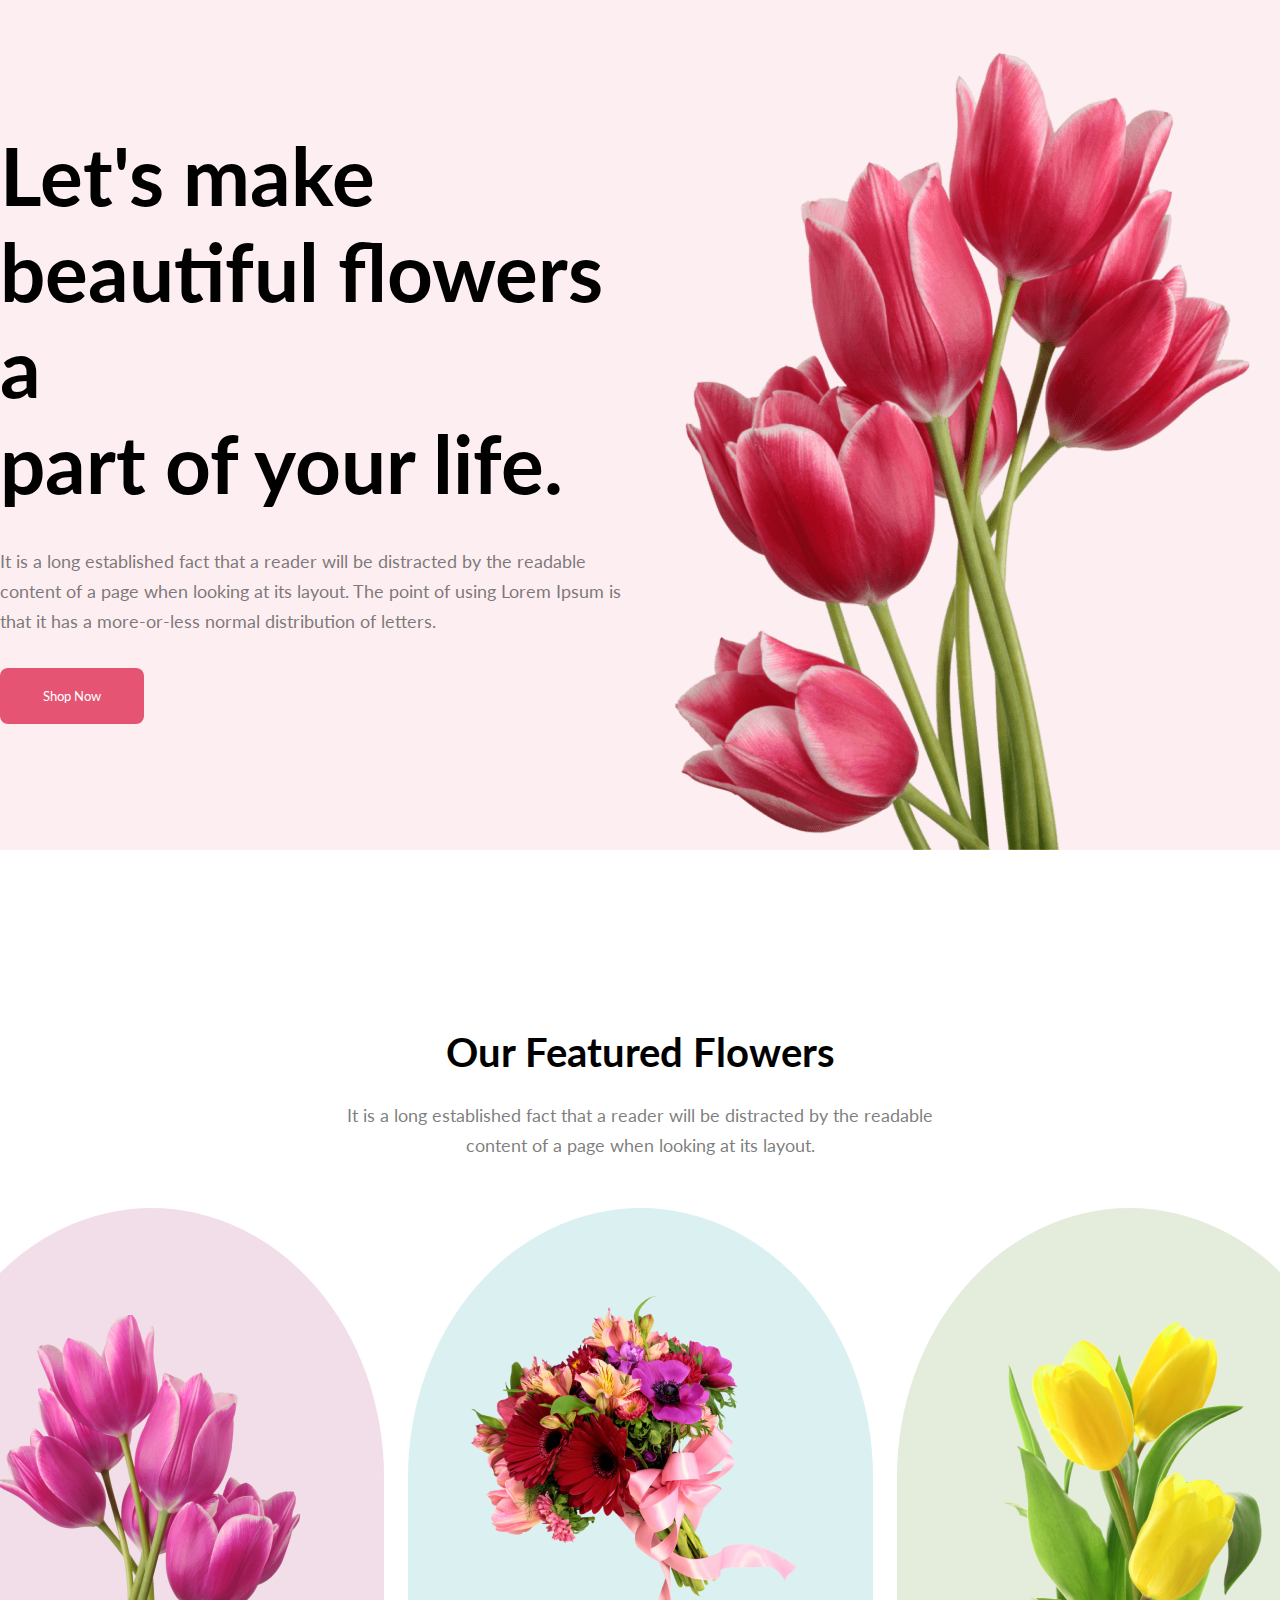
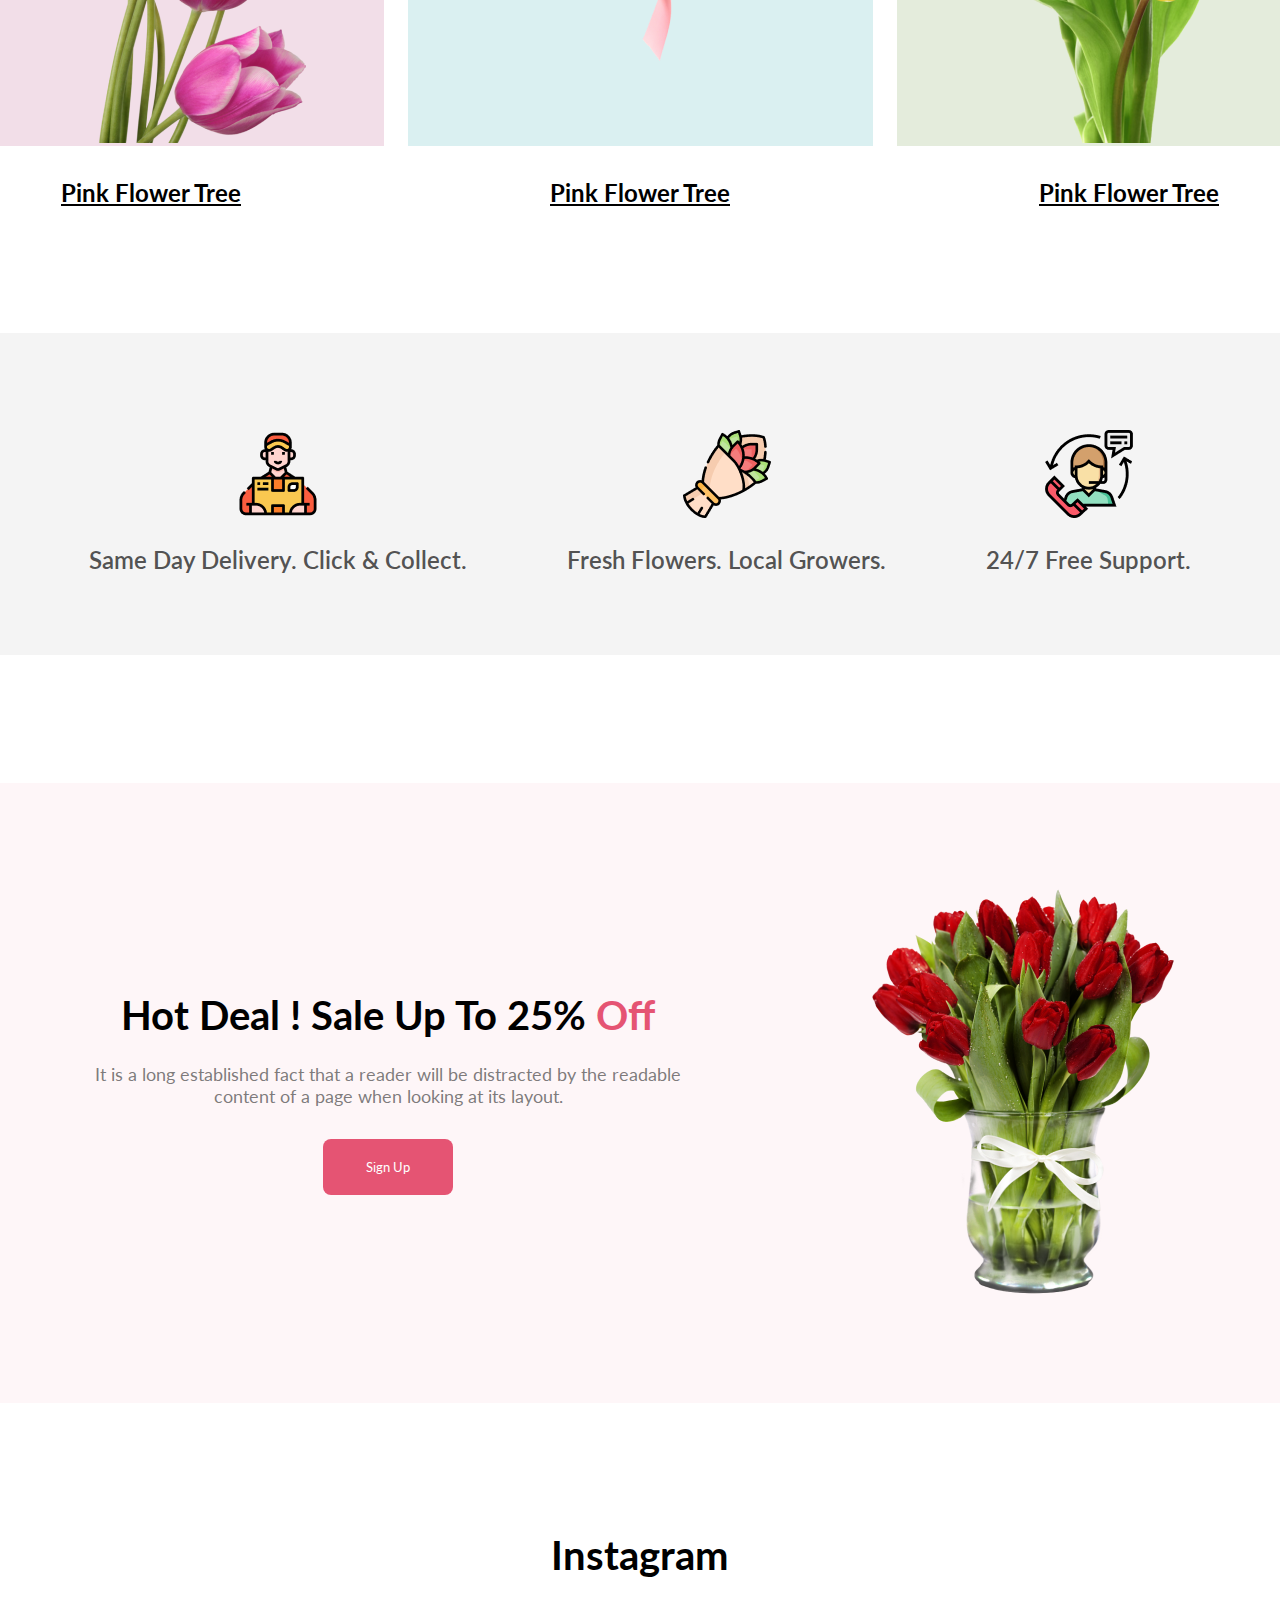
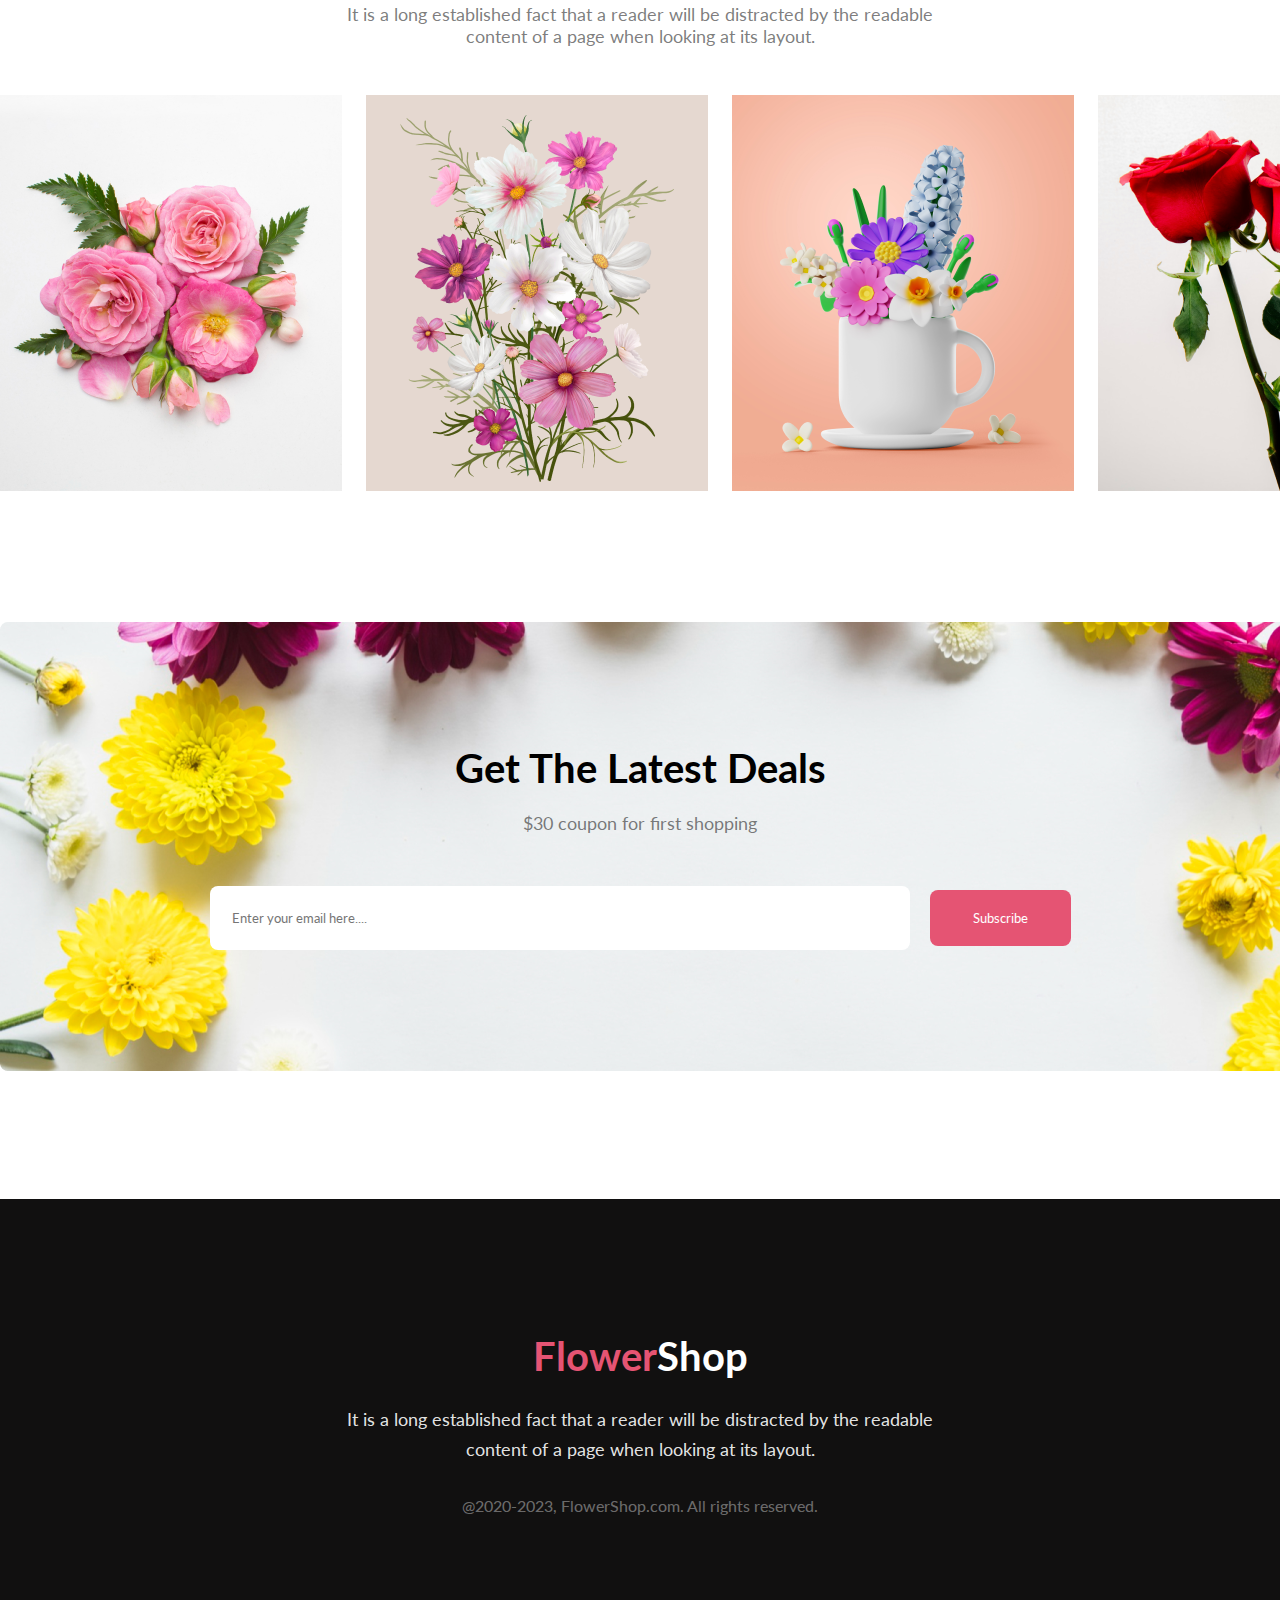
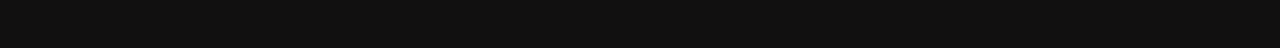
<file: index.html>
<!DOCTYPE html>
<html lang="en">
  <head>
    <meta charset="UTF-8" />
    <meta name="viewport" content="width=device-width, initial-scale=1.0" />
    <title>FlowerShop</title>
    <link rel="preconnect" href="https://fonts.googleapis.com" />
    <link rel="preconnect" href="https://fonts.gstatic.com" crossorigin />
    <link
      href="https://fonts.googleapis.com/css2?family=Lato:ital,wght@0,100;0,300;0,400;0,700;0,900;1,100;1,300;1,400;1,700;1,900&family=Sora:wght@100..800&display=swap"
      rel="stylesheet"
    />

    <link rel="stylesheet" href="style.css" />
  </head>
  <body>
    <header>
      <section class="header-container container">
        <div class="header-content">
          <h1>
            Let's make <br />
            beautiful flowers a <br />
            part of your life.
          </h1>
          <p>
            It is a long established fact that a reader will be distracted by
            the readable <br />
            content of a page when looking at its layout. The point of using
            Lorem Ipsum is <br />
            that it has a more-or-less normal distribution of letters.
          </p>
          <div class="header-button">
            <button class="btn">Shop Now</button>
          </div>
        </div>
        <img class="header-image" src="./Asset/pngwing 10.png" alt="" />
      </section>
    </header>

    <main>
      <section class="flower-section container">
        <div class="flowers-header">
          <h2 class="flower-title">Our Featured Flowers</h2>
          <p class="flower-description">
            It is a long established fact that a reader will be distracted by
            the readable <br />
            content of a page when looking at its layout.
          </p>
        </div>
        <div class="flowers-container">
          <div class="flower">
            <div class="all-flower flower-one">
              <img src="./Asset/pngwing 6.png" alt="flower-one" />
            </div>
            <a href="#">Pink Flower Tree</a>
          </div>
          <div class="flower">
            <div class="all-flower flower-two">
              <img src="./Asset/pngwing 5.png" alt="flower-two" />
            </div>
            <a href="#">Pink Flower Tree</a>
          </div>
          <div class="flower">
            <div class="all-flower flower-three">
              <img src="./Asset/pngwing 7.png" alt="" />
            </div>
            <a href="#">Pink Flower Tree</a>
          </div>
        </div>

        <div class="help-section container">
          <div class="help-container">
            <div class="help-content">
              <img src="./Asset/Group 57.png" alt="" />
              <a href="#">Same Day Delivery. Click & Collect.</a>
            </div>
            <div class="help-content">
              <img src="./Asset/Group 58.png" alt="" />
              <a href="#">Fresh Flowers. Local Growers.</a>
            </div>
            <div class="help-content">
              <img src="./Asset/Group 59.png" alt="" />
              <a href="#">24/7 Free Support.</a>
            </div>
          </div>
        </div>
      </section>
      <section class="Hot-Deal">
        <div class="Hot-Deal-content">
          <h2 class="Hot-Deal-title">
            Hot Deal ! Sale Up To 25% <span>Off</span>
          </h2>
          <p class="Hot-Deal-description">
            It is a long established fact that a reader will be distracted by
            the readable <br />
            content of a page when looking at its layout.
          </p>
          <div class="Hot-deal-btn">
            <button class="btn">Sign Up</button>
          </div>
        </div>
        <img src="./Asset/pngwing 8.png" alt="" />
      </section>

      <section class="insta-section container">
        <h2 class="insta-title">Instagram</h2>
        <p class="insta-description">
          It is a long established fact that a reader will be distracted by the
          readable <br />
          content of a page when looking at its layout.
        </p>
        <div class="insta-flowers">
          <div class="insta-flower">
            <img src="./Asset/Flower 01.png" alt="" />
          </div>
          <div class="insta-flower">
            <img src="./Asset/Rectangle 4.png" alt="" />
          </div>
          <div class="insta-flower">
            <img src="./Asset/Rectangle 5.png" alt="" />
          </div>
          <div class="insta-flower">
            <img src="./Asset/Rectangle 6.png" alt="" />
          </div>
        </div>
        <div class="Latest-Deals-container">
          <div class="Latest-Deals-content">
            <h2 class="Latest-Deals-title">Get The Latest Deals</h2>
            <p class="Latest-Deals-description">
              $30 coupon for first shopping
            </p>
            <div class="Latest-Deals-email">
              <input
                type="email"
                name="email"
                id="email"
                placeholder="Enter your email here...."
              />
              <button class="Latest-Deals-button btn">Subscribe</button>
            </div>
          </div>
        </div>
      </section>
    </main>

    <footer>
      <div class="footer-content">
        <h2 class="footer-title"><span>Flower</span>Shop</h2>
        <p class="footer-description">It is a long established fact that a reader will be distracted by the readable <br> content of a page when looking at its layout.</p>
        <p class="footer-copy-right">@2020-2023, FlowerShop.com. All rights reserved.</p>
      </div>
    </footer>
  </body>
</html>
</file>
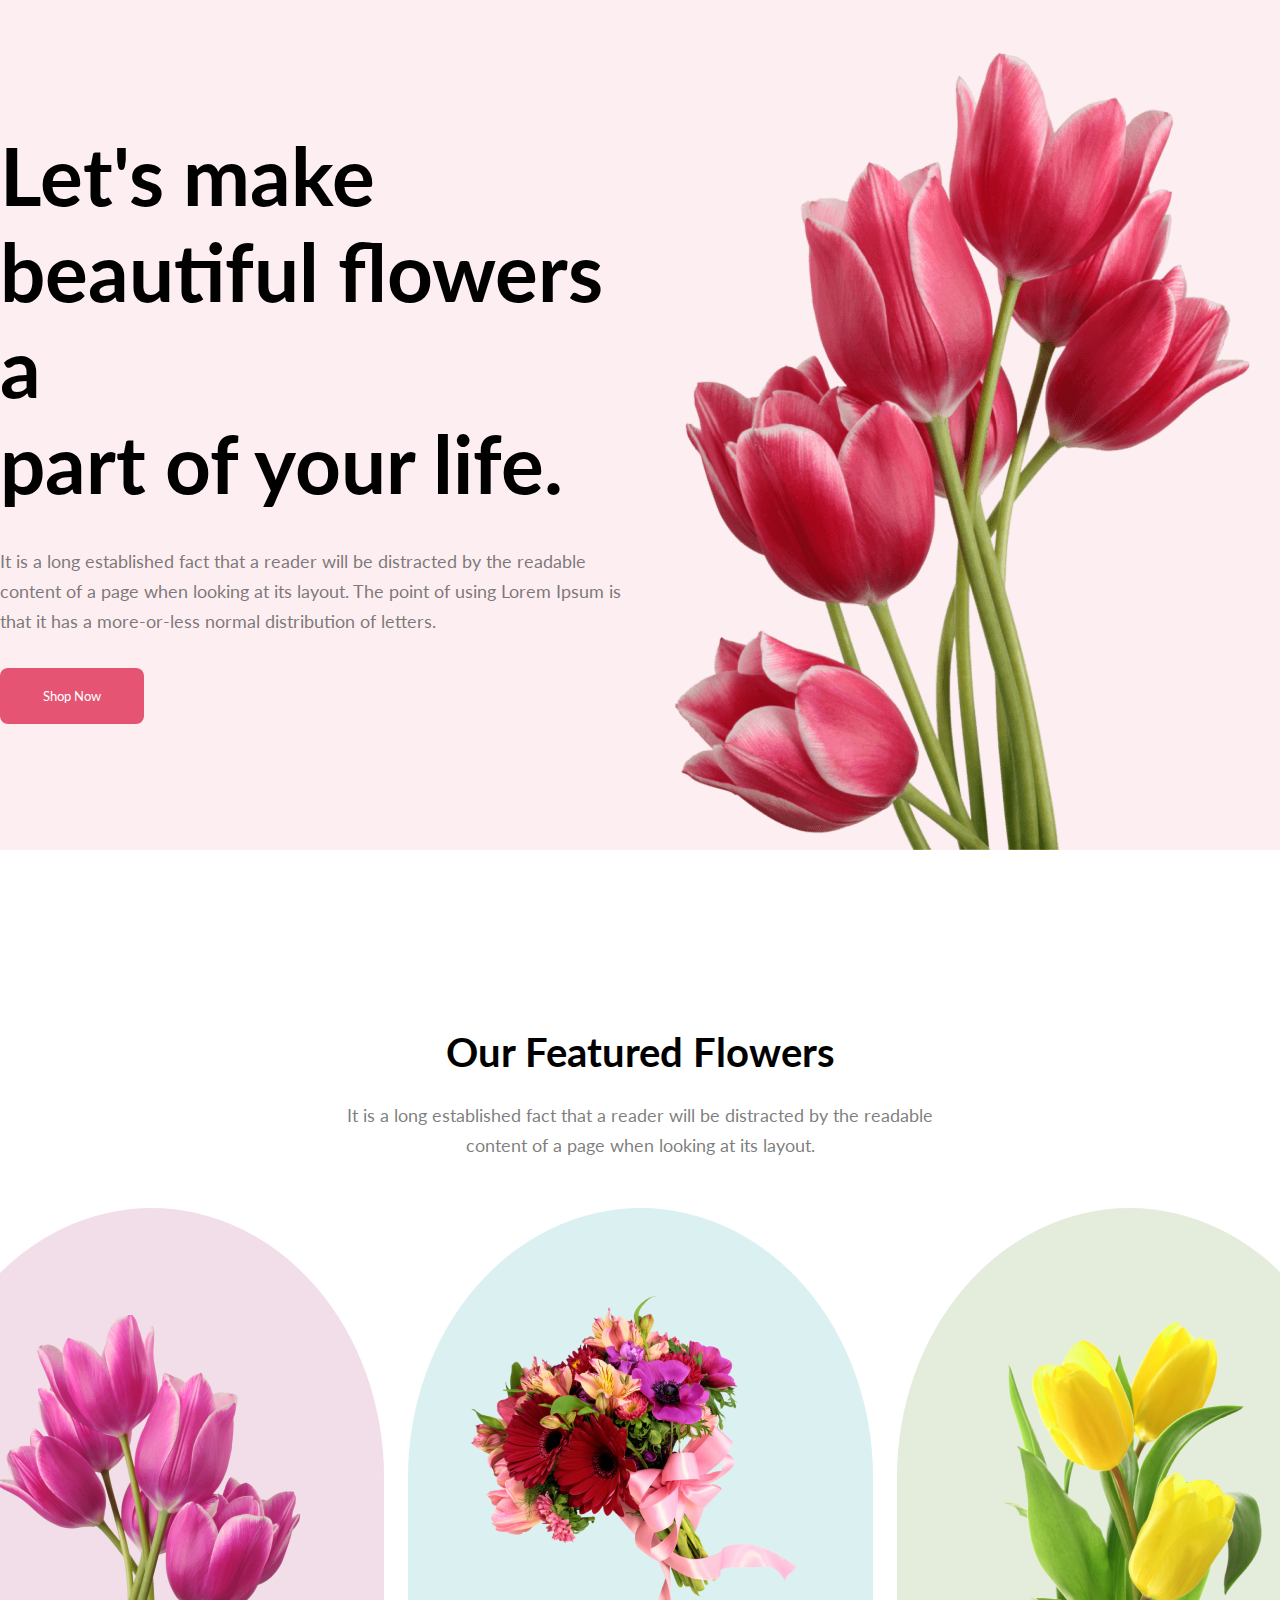
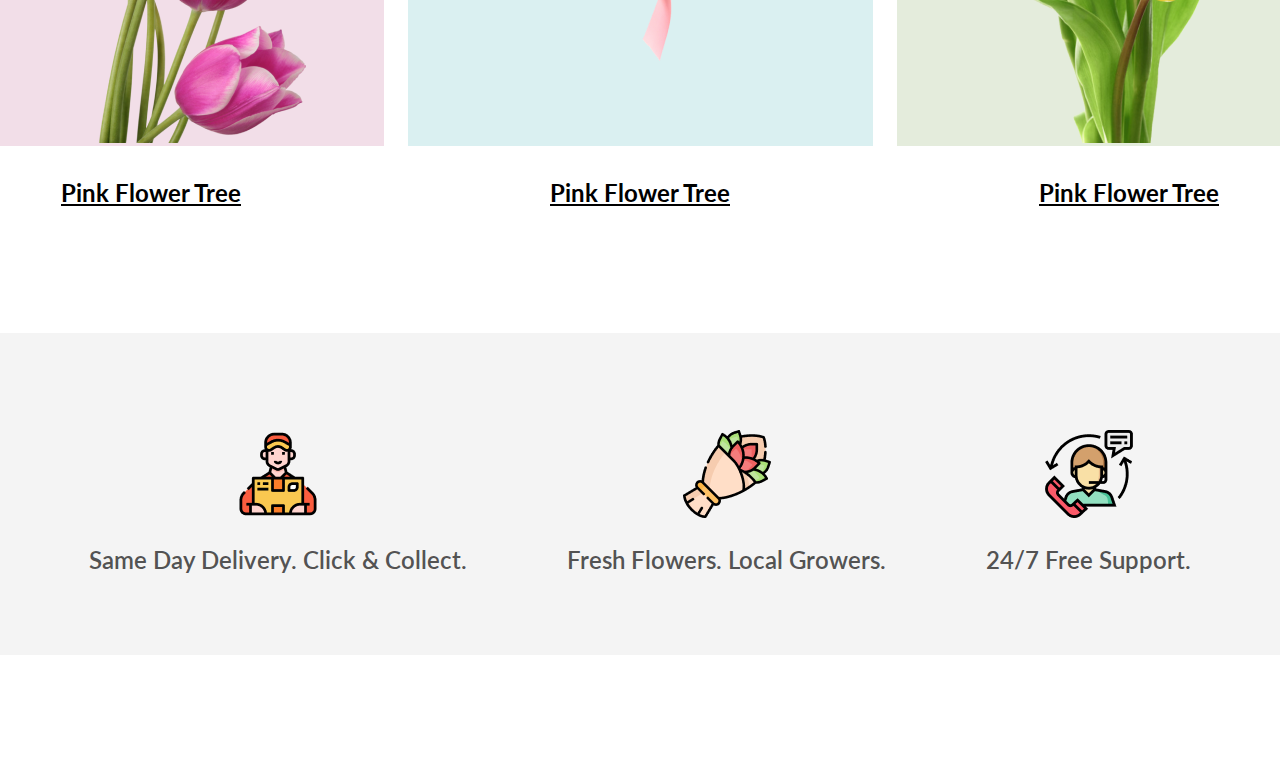
<file: flower.html>
<!DOCTYPE html>
<html lang="en">
  <head>
    <meta charset="UTF-8" />
    <meta name="viewport" content="width=device-width, initial-scale=1.0" />
    <title>FlowerShop</title>
    <link rel="preconnect" href="https://fonts.googleapis.com" />
    <link rel="preconnect" href="https://fonts.gstatic.com" crossorigin />
    <link
      href="https://fonts.googleapis.com/css2?family=Lato:ital,wght@0,100;0,300;0,400;0,700;0,900;1,100;1,300;1,400;1,700;1,900&family=Sora:wght@100..800&display=swap"
      rel="stylesheet"
    />

    <link rel="stylesheet" href="flower.css" />

  </head>
  <body>
    <header>
      <section class="header-container container">
        <div class="header-content">
          <h1>
            Let's make <br />
            beautiful flowers a <br />
            part of your life.
          </h1>
          <p>
            It is a long established fact that a reader will be distracted by
            the readable <br />
            content of a page when looking at its layout. The point of using
            Lorem Ipsum is <br />
            that it has a more-or-less normal distribution of letters.
          </p>
          <div class="header-button">
            <button class="btn">Shop Now</button>
          </div>
        </div>
        <img class="header-image" src="./Flower Asset/pngwing 10.png" alt="" />
      </section>
    </header>

    <main>
        <section class="flower-section container">
            <div class="flowers-header">
                <h2 class="flower-title">Our Featured Flowers</h2>
                <p class="flower-description">It is a long established fact that a reader will be distracted by the readable <br> content of a page when looking at its layout.</p>
            </div>
            <div class="flowers-container">
                <div class="flower">
                    <div class="all-flower flower-one">
                        <img src="./Flower Asset/pngwing 6.png" alt="flower-one">
                    </div>
                    <a href="#">Pink Flower Tree</a>
                </div>
                <div class="flower">
                    <div class="all-flower flower-two">
                        <img src="./Flower Asset/pngwing 5.png" alt="flower-two">
                    </div>
                    <a href="#">Pink Flower Tree</a>
                </div>
                <div class="flower">
                    <div class="all-flower flower-three">
                        <img src="./Flower Asset/pngwing 7.png" alt="">
                    </div>
                    <a href="#">Pink Flower Tree</a>
                </div>
            </div>

            <div class="help-section container">
                <div class="help-container">
                    <div class="help-content">
                        <img src="./Flower Asset/Group 57.png" alt="">
                        <a href="#">Same Day Delivery. Click & Collect.</a>
                    </div>
                    <div class="help-content">
                        <img src="./Flower Asset/Group 58.png" alt="">
                        <a href="#">Fresh Flowers. Local Growers.</a>
                    </div>
                    <div class="help-content">
                        <img src="./Flower Asset/Group 59.png" alt="">
                        <a href="#">24/7 Free Support.</a>
                    </div>
                </div>
            </div>
        </section>
    </main>

    <footer></footer>
  </body>
</html>
</file>
<file: style.css>
@import url('https://fonts.googleapis.com/css2?family=Lato:ital,wght@0,100;0,300;0,400;0,700;0,900;1,100;1,300;1,400;1,700;1,900&family=Sora:wght@100..800&display=swap');


* {
    padding: 0;
    margin: 0;
    box-sizing: border-box;
    font-family: lato;
}


.btn {
    background-color: #E55473;
    padding: 20px 43px;
    border: none;
    color: #FFFFFF;
    border-radius: 8px;
}

.container {
    max-width: 1440px;
    margin: 0 auto;
}


/* header */

header {
    background-color: rgba(229, 84, 115, 0.1);
}

.header-container {
    display: flex;
    justify-content: space-between;
    align-items: center;
}

.header-content>h1 {
    font-weight: bolder;
    font-size: 80px;
    margin-bottom: 35px;
}

.header-content>p {
    font-size: 18px;
    line-height: 30px;
    color: rgba(39, 39, 39, 0.6);
    margin-bottom: 32px;
}

.header-image {
    margin-top: 50px;
}



/* main flower-section */

.flower-section {
    margin-top: 178px;
    display: flex;
    flex-direction: column;
    justify-content: center;
    align-items: center;
    margin-bottom: 128px;
}

.flowers-header {
    text-align: center;
    width: 594px;
    margin-bottom: 48px;
}

.flower-title {
    font-size: 40px;
    font-weight: bolder;
    margin-bottom: 24px;
}

.flower-description {
    font-size: 18px;
    line-height: 30px;
    color: rgba(39, 39, 39, 0.6);
}

.flowers-container {
    display: flex;
    justify-content: space-between;
    align-items: center;
    gap: 24px;
}

.flower {
    height: 605px;
    text-align: center;
    justify-content: center;
}

.all-flower {
    width: 465px;
    height: 538px;
    align-content: flex-end;
    margin-bottom: 32px;
}

.flower-one {
    background-color: rgba(167, 33, 98, 0.15);
    border-radius: 50% 50% 0 0;
}

.flower-two {
    align-content: center;
    background-color: rgba(5, 151, 160, 0.15);
    border-radius: 50% 50% 0 0;
}

.flower-three {
    background-color: rgba(71, 125, 17, 0.15);
    border-radius: 50% 50% 0 0;
}

.flower>a {
    font-size: 24px;
    color: black;
    font-weight: bold;
}


/* help section */

.help-section {
    margin-top: 120px;
    background-color: rgba(39, 39, 39, 0.05);
    width: 100%;
}

.help-container {
    display: flex;
    justify-content: center;
    align-items: center;
    gap: 100px;
    margin-top: 97px;
    margin-bottom: 78px;


}

.help-content {
    align-items: center;
    display: flex;
    flex-direction: column;
}

.help-content>img {
    margin-bottom: 24px;
}

.help-content >a{
    font-size: 24px;
    color: rgba(39, 39, 39, 0.8);
    line-height: 35px;
    font-weight: 600;
    text-decoration: none;
}

/* Hot-Deal section style */

.Hot-Deal{
    display: flex;
    align-items: center;
    justify-content: center;
    gap: 186px;
    height: 620px;
    background-color: rgba(229, 84, 115, 0.05);
    margin-bottom: 128px;
}

.Hot-Deal-content{
    text-align: center;
}

.Hot-Deal-title{
    font-size: 40px;
    font-weight: bolder;
    margin-bottom: 24px;
}

.Hot-Deal-title >span{
    color: #E55473;
}

.Hot-Deal-description{
    color: rgba(39, 39, 39, 0.6);
    font-size: 18px;
    margin-bottom: 32px;
}

/* insta-section style */


.insta-section{
    text-align: center;
    margin-bottom: 128px;
}

.insta-title{
    font-size: 40px;
    font-weight: bolder;
    margin-bottom: 24px;
}

.insta-description{
    color: rgba(39, 39, 39, 0.6);
    font-size: 18px;
    margin-bottom: 48px;
}

.insta-flowers{
    display: flex;
    align-items: center;
    justify-content: space-evenly;
    gap: 24px;
    margin-bottom: 128px;
}

div.Latest-Deals-container{
    background-image: url(./Asset/Rectangle\ 9.png);
    height: 449px;
    display: flex;
    align-items: center;
    justify-content: center;
}

.Latest-Deals-title{
    font-size: 40px;
    font-weight: bolder;
    margin-bottom: 16px;
}

.Latest-Deals-description{
    color: rgba(39, 39, 39, 0.6);
    font-size: 18px;
    margin-bottom: 48px;
    line-height: 30px;
}

.Latest-Deals-email >input{
    width: 700px;
    height: 64px;
    border: none;
    border-radius: 8px;
    padding: 22px;
    margin-right: 16px;
}

/* footer style */

footer{
    height: 449px;
    background-color: #111010;
    color: #FFFFFF;
    display: flex;
    align-items: center;
    justify-content: center ;
}

.footer-content{
    text-align: center;
}

.footer-title{
    font-size: 40px;
    font-weight: bolder;
    margin-bottom: 24px;
}

.footer-title >span{
    color: #E55473;
}

.footer-description{
    color: rgba(255, 255, 255, 0.9);
    font-size: 18px;
    line-height: 30px;
    margin-bottom: 32px;
}

.footer-copy-right{
    color: rgba(255, 255, 255, 0.4);
}
</file>
<file: flower.css>
@import url('https://fonts.googleapis.com/css2?family=Lato:ital,wght@0,100;0,300;0,400;0,700;0,900;1,100;1,300;1,400;1,700;1,900&family=Sora:wght@100..800&display=swap');


* {
    padding: 0;
    margin: 0;
    box-sizing: border-box;
    font-family: lato;
}


.btn {
    background-color: #E55473;
    padding: 20px 43px;
    border: none;
    color: #FFFFFF;
    border-radius: 8px;
}

.container {
    max-width: 1440px;
    margin: 0 auto;
}


/* header */

header {
    background-color: rgba(229, 84, 115, 0.1);
}

.header-container {
    display: flex;
    justify-content: space-between;
    align-items: center;
}

.header-content>h1 {
    font-weight: bolder;
    font-size: 80px;
    margin-bottom: 35px;
}

.header-content>p {
    font-size: 18px;
    line-height: 30px;
    color: rgba(39, 39, 39, 0.6);
    margin-bottom: 32px;
}

.header-image {
    margin-top: 50px;
}



/* main flower-section */

.flower-section {
    margin-top: 178px;
    display: flex;
    flex-direction: column;
    justify-content: center;
    align-items: center;
    margin-bottom: 128px;
}

.flowers-header {
    text-align: center;
    width: 594px;
    margin-bottom: 48px;
}

.flower-title {
    font-size: 40px;
    font-weight: bolder;
    margin-bottom: 24px;
}

.flower-description {
    font-size: 18px;
    line-height: 30px;
    color: rgba(39, 39, 39, 0.6);
}

.flowers-container {
    display: flex;
    justify-content: space-between;
    align-items: center;
    gap: 24px;
}

.flower {
    height: 605px;
    text-align: center;
    justify-content: center;
}

.all-flower {
    width: 465px;
    height: 538px;
    align-content: flex-end;
    margin-bottom: 32px;
}

.flower-one {
    background-color: rgba(167, 33, 98, 0.15);
    border-radius: 50% 50% 0 0;
}

.flower-two {
    align-content: center;
    background-color: rgba(5, 151, 160, 0.15);
    border-radius: 50% 50% 0 0;
}

.flower-three {
    background-color: rgba(71, 125, 17, 0.15);
    border-radius: 50% 50% 0 0;
}

.flower>a {
    font-size: 24px;
    color: black;
    font-weight: bold;
}


/* help section */

.help-section {
    margin-top: 120px;
    background-color: rgba(39, 39, 39, 0.05);
    width: 100%;
}

.help-container {
    display: flex;
    justify-content: center;
    align-items: center;
    gap: 100px;
    margin-top: 97px;
    margin-bottom: 78px;


}

.help-content {
    align-items: center;
    display: flex;
    flex-direction: column;
}

.help-content>img {
    margin-bottom: 24px;
}

.help-content >a{
    font-size: 24px;
    color: rgba(39, 39, 39, 0.8);
    line-height: 35px;
    font-weight: 600;
    text-decoration: none;
}
</file>
